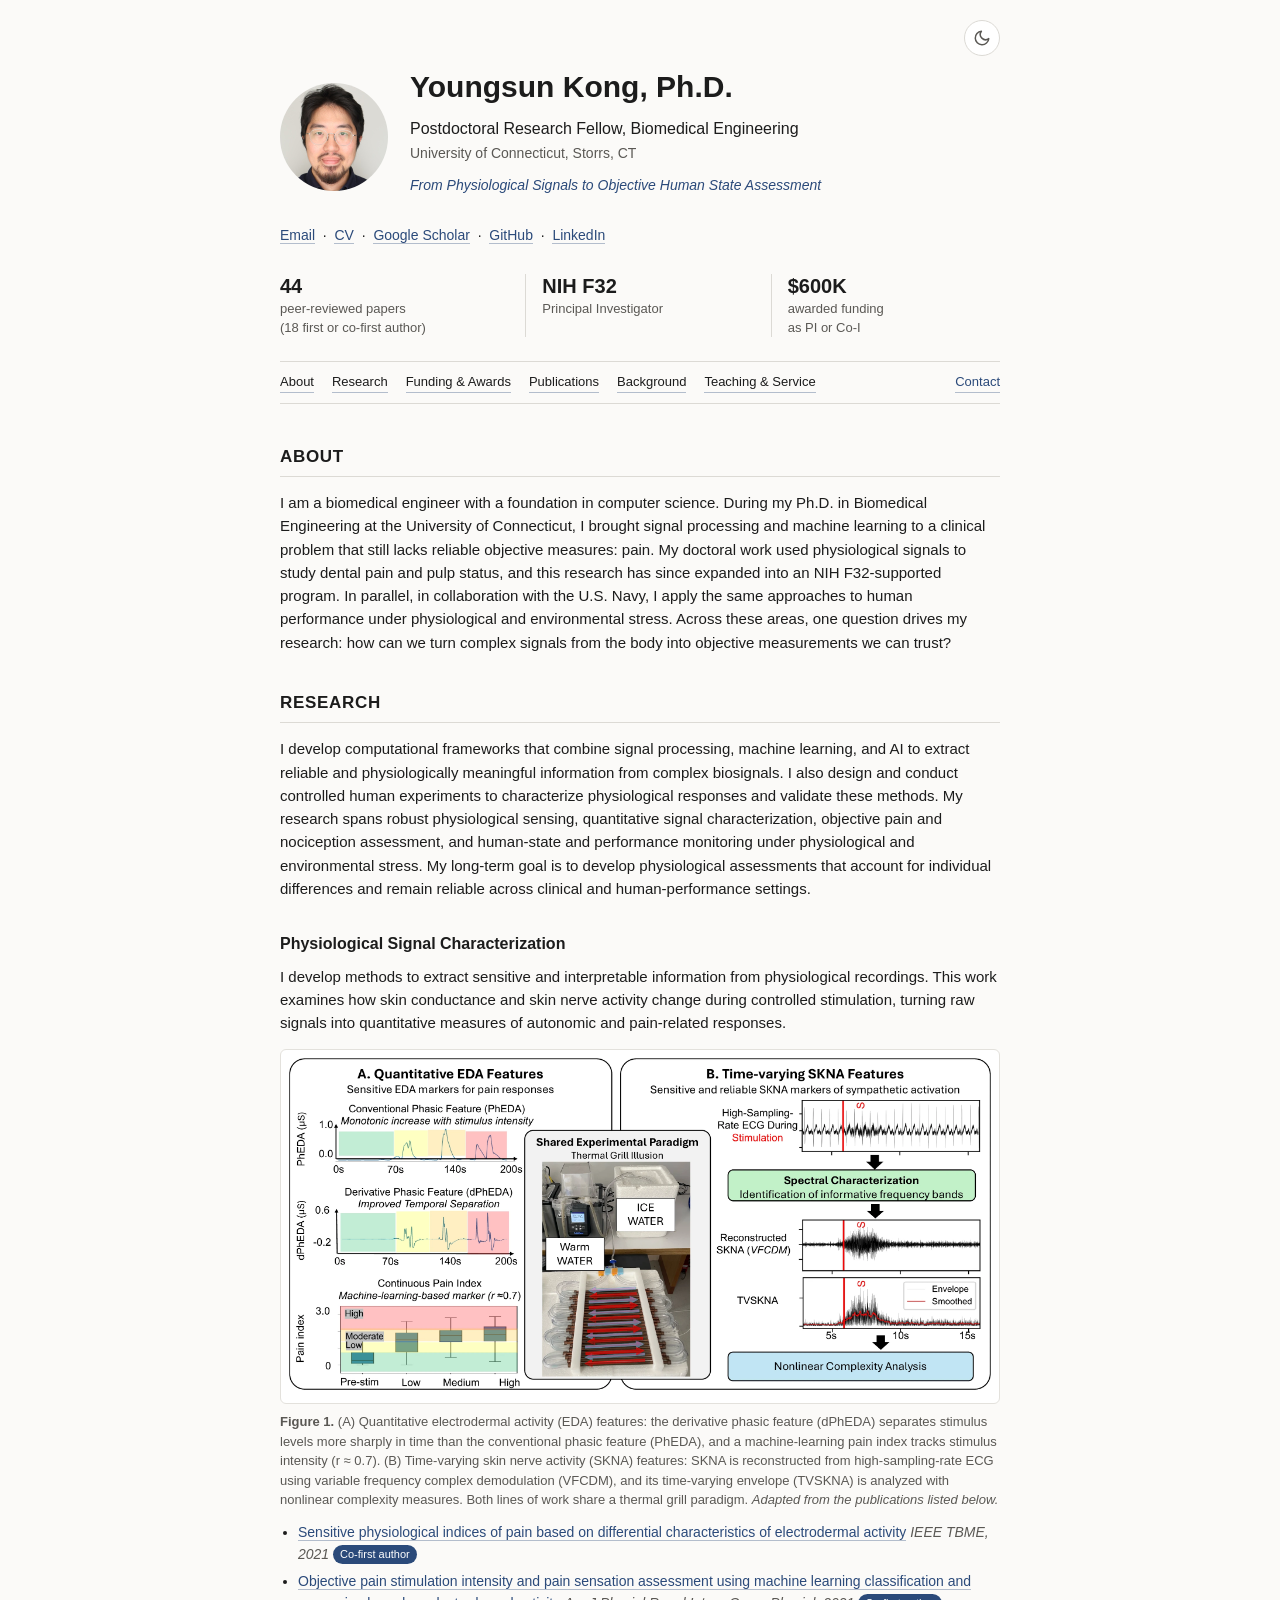
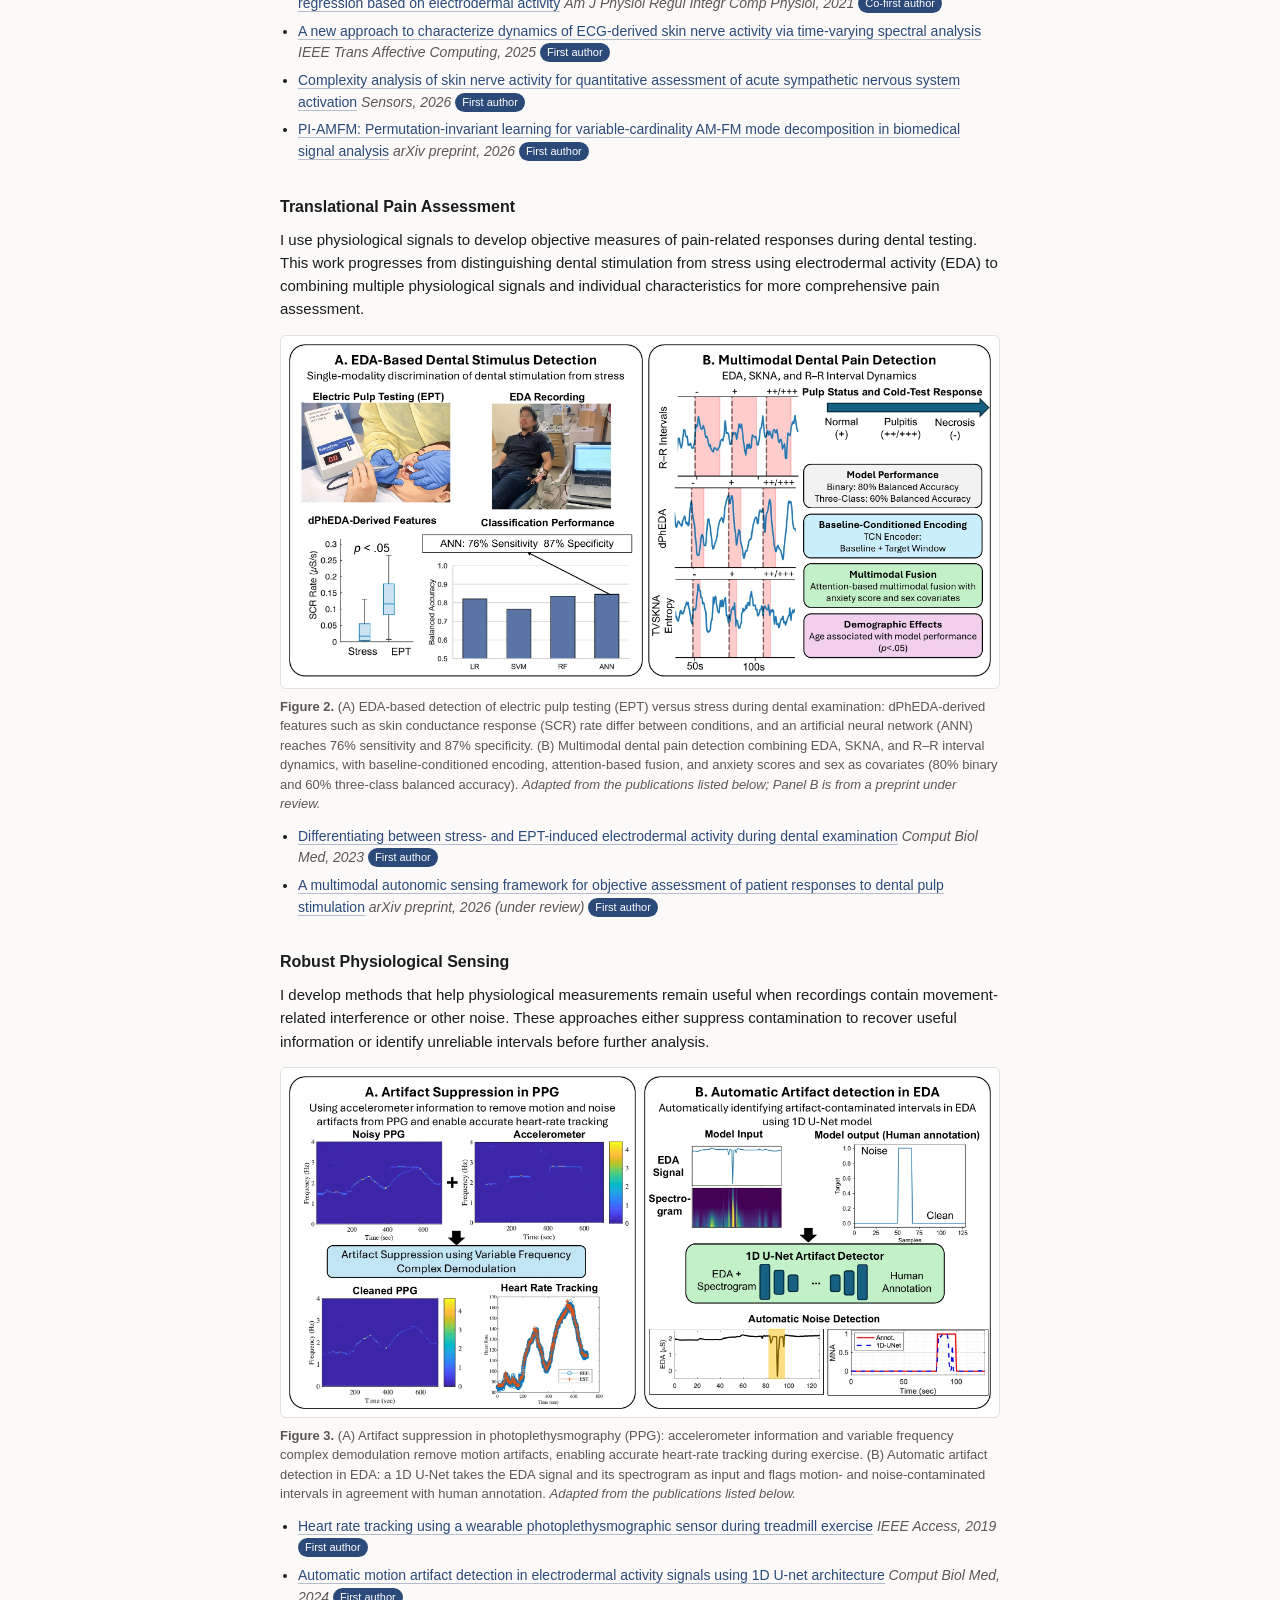
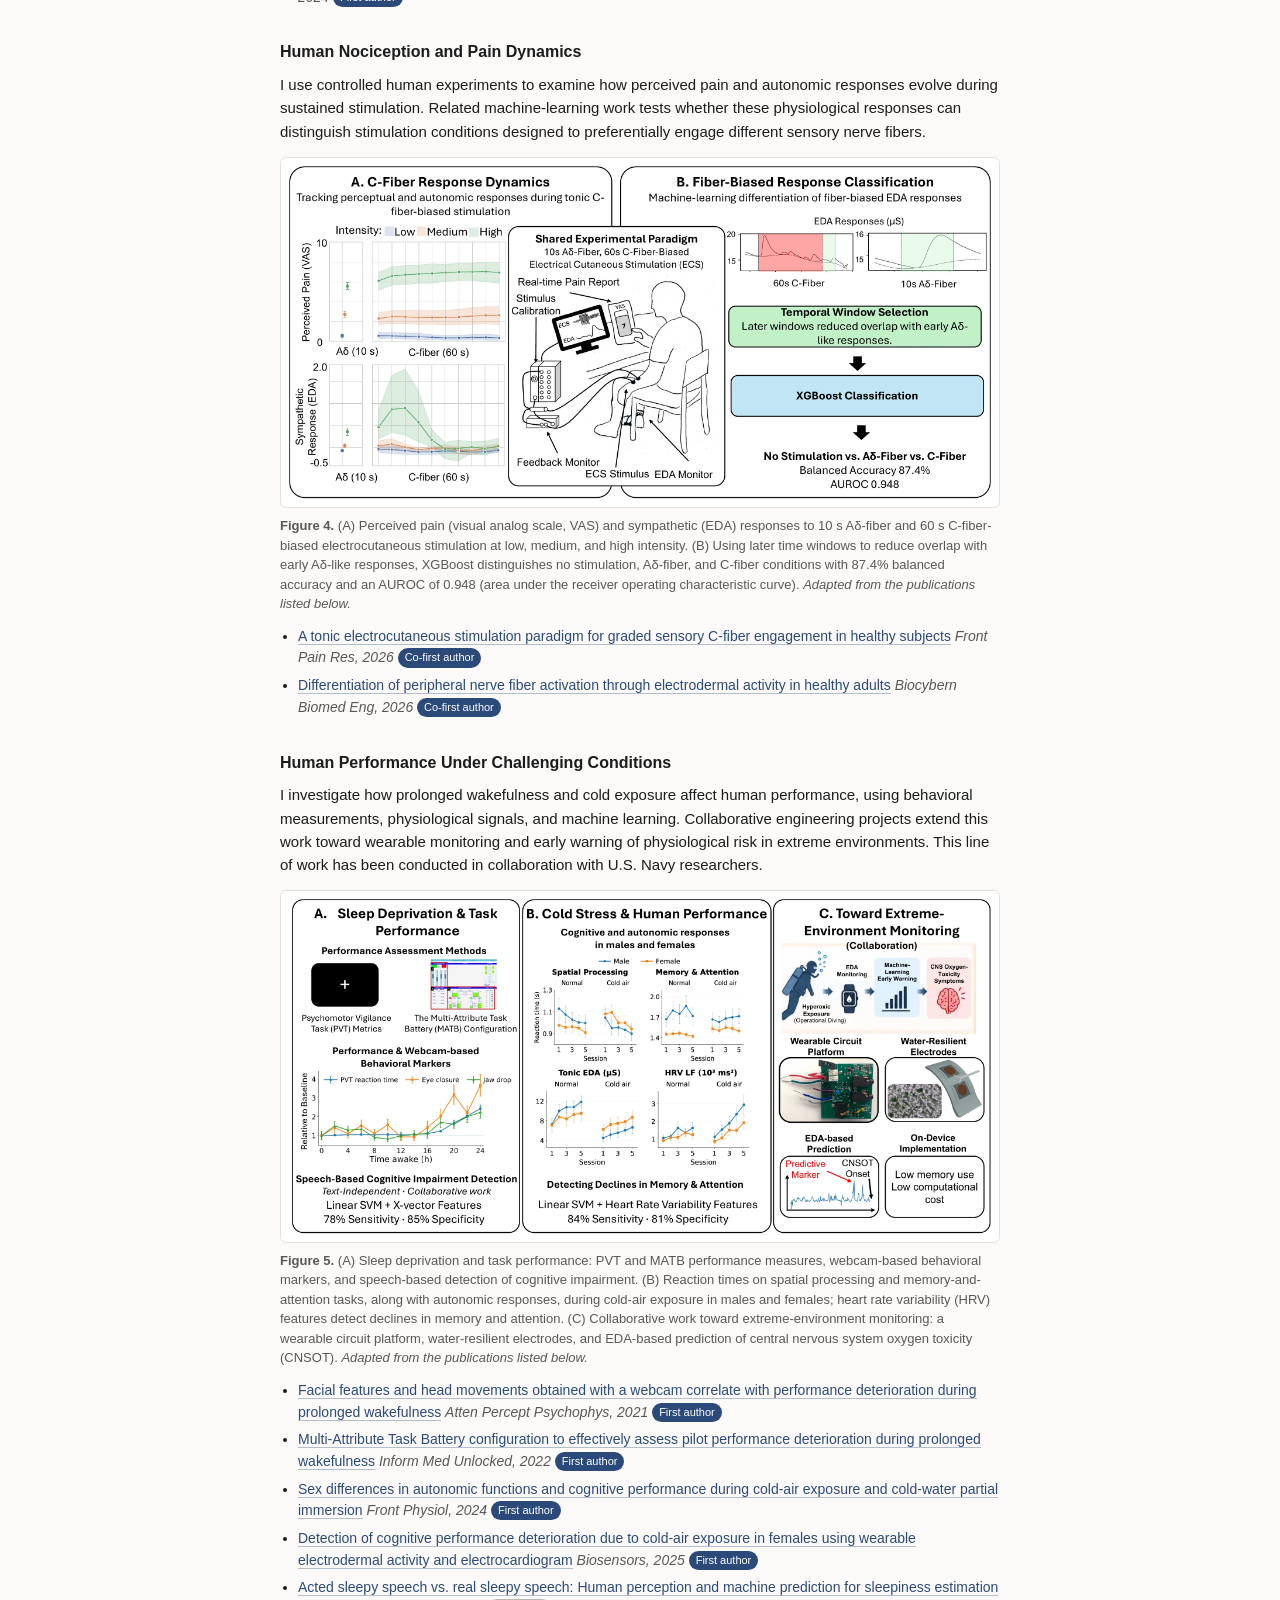
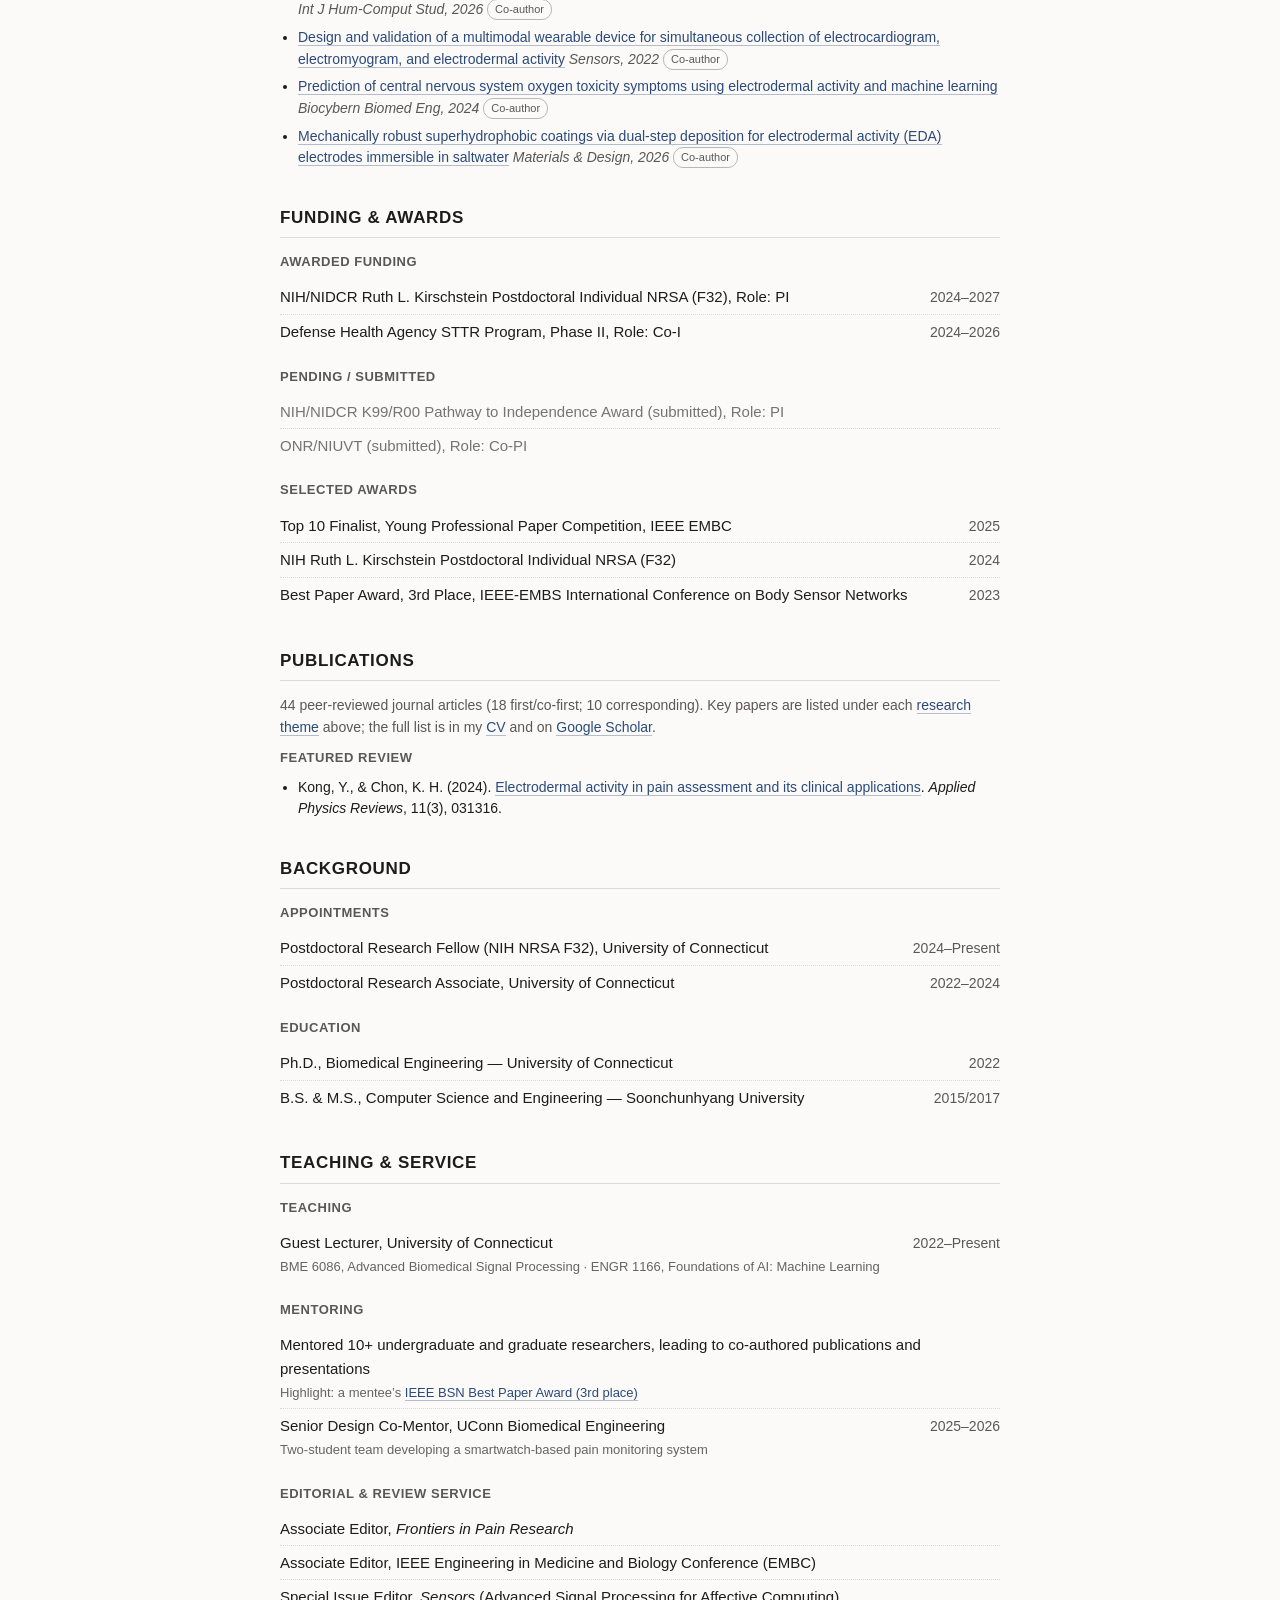
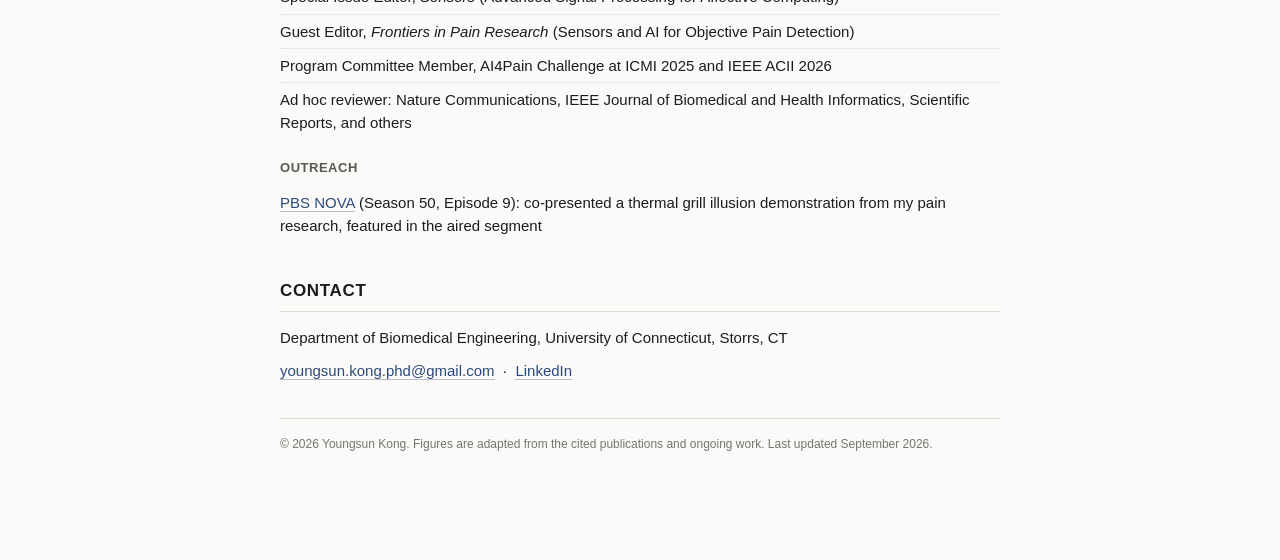
<file: index.html>
<!DOCTYPE html>
<html>
<head>
  <meta charset="UTF-8">
  <meta name="viewport" content="width=device-width, initial-scale=1">
  <meta name="description" content="Youngsun Kong, Ph.D. — Postdoctoral Research Fellow (NIH NRSA F32) in Biomedical Engineering at the University of Connecticut. From physiological signals to objective human state assessment.">
  <meta property="og:type" content="website">
  <meta property="og:url" content="https://ykong-phd.github.io/">
  <meta property="og:title" content="Youngsun Kong, Ph.D.">
  <meta property="og:description" content="Youngsun Kong, Ph.D. — Postdoctoral Research Fellow (NIH NRSA F32) in Biomedical Engineering at the University of Connecticut. From physiological signals to objective human state assessment.">
  <meta property="og:image" content="https://ykong-phd.github.io/images/og-card.png">
  <meta property="og:image:width" content="1200">
  <meta property="og:image:height" content="630">
  <meta property="og:image:alt" content="Youngsun Kong, Ph.D., Postdoctoral Research Fellow, Biomedical Engineering, University of Connecticut">
  <meta name="twitter:card" content="summary_large_image">
  <title>Youngsun Kong, Ph.D.</title>
  <link rel="icon" type="image/jpeg" href="images/headshot.jpg">
  <script>
    try {
      const t = localStorage.getItem('theme');
      if (t === 'light' || t === 'dark') document.documentElement.dataset.theme = t;
    } catch (e) {}
  </script>
  <link rel="stylesheet" href="style.css?v=9">
  <script data-goatcounter="https://yskong224.goatcounter.com/count"
          async src="//gc.zgo.at/count.js"></script>
</head>

<body>

<div class="page">

<button class="theme-toggle" type="button" aria-label="Switch color theme">
  <svg class="icon-moon" viewBox="0 0 24 24" fill="none" stroke="currentColor" stroke-width="2" stroke-linecap="round" stroke-linejoin="round" aria-hidden="true"><path d="M21 12.8A9 9 0 1 1 11.2 3a7 7 0 0 0 9.8 9.8z"/></svg>
  <svg class="icon-sun" viewBox="0 0 24 24" fill="none" stroke="currentColor" stroke-width="2" stroke-linecap="round" aria-hidden="true"><circle cx="12" cy="12" r="4"/><path d="M12 2v2M12 20v2M4.9 4.9l1.4 1.4M17.7 17.7l1.4 1.4M2 12h2M20 12h2M4.9 19.1l1.4-1.4M17.7 6.3l1.4-1.4"/></svg>
</button>

<header class="header">
  <div class="header-top">
    <img src="images/headshot.jpg" alt="Youngsun Kong" class="headshot">
    <div class="header-text">
      <h1>Youngsun Kong, Ph.D.</h1>
      <p class="title">Postdoctoral Research Fellow, Biomedical Engineering</p>
      <p class="affil">University of Connecticut, Storrs, CT</p>
      <p class="tagline">From Physiological Signals to Objective Human State Assessment</p>
    </div>
  </div>

  <p class="contact-line">
    <a class="email" data-user="youngsun.kong.phd" data-domain="gmail.com" data-label="Email">Email</a>
    &nbsp;&middot;&nbsp;
    <a href="CV.pdf" target="_blank" rel="noopener">CV</a>
    &nbsp;&middot;&nbsp;
    <a href="https://scholar.google.com/citations?user=umVnb8oAAAAJ&hl=en&oi=ao" target="_blank" rel="noopener">Google Scholar</a>
    &nbsp;&middot;&nbsp;
    <a href="https://github.com/ykong-phd" target="_blank" rel="noopener">GitHub</a>
    &nbsp;&middot;&nbsp;
    <a href="https://www.linkedin.com/in/youngsun-kong" target="_blank" rel="noopener">LinkedIn</a>
  </p>
</header>

<div class="stats">
  <div class="stat">
    <span class="stat-num">44</span>
    <span class="stat-label">peer-reviewed papers <br>(18 first or <span class="nowrap">co-first</span> author)</span>
  </div>
  <div class="stat">
    <span class="stat-num">NIH F32</span>
    <span class="stat-label">Principal Investigator</span>
  </div>
  <div class="stat">
    <span class="stat-num">$600K</span>
    <span class="stat-label">awarded funding <br>as PI or Co-I</span>
  </div>
</div>

<nav class="toc">
  <a href="#about">About</a>
  <a href="#research">Research</a>
  <a href="#funding">Funding &amp; Awards</a>
  <a href="#publications">Publications</a>
  <a href="#background">Background</a>
  <a href="#service">Teaching &amp; Service</a>
  <a href="#contact" class="toc-contact">Contact</a>
</nav>

<section id="about">
  <h2>About</h2>
  <p>I am a biomedical engineer with a foundation in computer science. During my Ph.D. in Biomedical Engineering at the University of Connecticut, I brought signal processing and machine learning to a clinical problem that still lacks reliable objective measures: pain. My doctoral work used physiological signals to study dental pain and pulp status, and this research has since expanded into an NIH F32-supported program. In parallel, in collaboration with the U.S. Navy, I apply the same approaches to human performance under physiological and environmental stress. Across these areas, one question drives my research: how can we turn complex signals from the body into objective measurements we can trust?</p>
</section>

<section id="research">
  <h2>Research</h2>
  <p>
    I develop computational frameworks that combine signal processing, machine learning, and AI to extract reliable and physiologically meaningful information from complex biosignals. I also design and conduct controlled human experiments to characterize physiological responses and validate these methods. My research spans robust physiological sensing, quantitative signal characterization, objective pain and nociception assessment, and human-state and performance monitoring under physiological and environmental stress. My long-term goal is to develop physiological assessments that account for individual differences and remain reliable across clinical and human-performance settings.
  </p>

  <div class="theme">
    <h3>Physiological Signal Characterization</h3>
    <p>I develop methods to extract sensitive and interpretable information from physiological recordings. This work examines how skin conductance and skin nerve activity change during controlled stimulation, turning raw signals into quantitative measures of autonomic and pain-related responses.</p>
    <figure>
      <a href="images/research-fig1.webp" class="fig-link" target="_blank" rel="noopener"><img src="images/research-fig1.webp" alt="EDA pain features and time-varying skin nerve activity analysis under a thermal grill paradigm" loading="lazy"></a>
      <figcaption><strong>Figure 1.</strong> (A) Quantitative electrodermal activity (EDA) features: the derivative phasic feature (dPhEDA) separates stimulus levels more sharply in time than the conventional phasic feature (PhEDA), and a machine-learning pain index tracks stimulus intensity (r&nbsp;&asymp;&nbsp;0.7). (B) Time-varying skin nerve activity (SKNA) features: SKNA is reconstructed from high-sampling-rate ECG using variable frequency complex demodulation (VFCDM), and its time-varying envelope (TVSKNA) is analyzed with nonlinear complexity measures. Both lines of work share a thermal grill paradigm. <em>Adapted from the publications listed below.</em></figcaption>
    </figure>
    <ul class="paper-list">
      <li><a href="https://doi.org/10.1109/TBME.2021.3065218" target="_blank" rel="noopener">Sensitive physiological indices of pain based on differential characteristics of electrodermal activity</a> <span class="venue">IEEE TBME, 2021</span> <span class="tag tag-first">Co-first author</span></li>
      <li><a href="https://doi.org/10.1152/ajpregu.00094.2021" target="_blank" rel="noopener">Objective pain stimulation intensity and pain sensation assessment using machine learning classification and regression based on electrodermal activity</a> <span class="venue">Am J Physiol Regul Integr Comp Physiol, 2021</span> <span class="tag tag-first">Co-first author</span></li>
      <li><a href="https://doi.org/10.1109/TAFFC.2025.3590517" target="_blank" rel="noopener">A new approach to characterize dynamics of ECG-derived skin nerve activity via time-varying spectral analysis</a> <span class="venue">IEEE Trans Affective Computing, 2025</span> <span class="tag tag-first">First author</span></li>
      <li><a href="https://doi.org/10.3390/s26051611" target="_blank" rel="noopener">Complexity analysis of skin nerve activity for quantitative assessment of acute sympathetic nervous system activation</a> <span class="venue">Sensors, 2026</span> <span class="tag tag-first">First author</span></li>
      <li><a href="https://arxiv.org/abs/2610.00819" target="_blank" rel="noopener">PI-AMFM: Permutation-invariant learning for variable-cardinality AM-FM mode decomposition in biomedical signal analysis</a> <span class="venue">arXiv preprint, 2026</span> <span class="tag tag-first">First author</span></li>
    </ul>
  </div>

  <div class="theme">
    <h3>Translational Pain Assessment</h3>
    <p>I use physiological signals to develop objective measures of pain-related responses during dental testing. This work progresses from distinguishing dental stimulation from stress using electrodermal activity (EDA) to combining multiple physiological signals and individual characteristics for more comprehensive pain assessment.</p>
    <figure>
      <a href="images/research-fig2.webp" class="fig-link" target="_blank" rel="noopener"><img src="images/research-fig2.webp" alt="EDA-based dental stimulus detection and multimodal dental pain detection" loading="lazy"></a>
      <figcaption><strong>Figure 2.</strong> (A) EDA-based detection of electric pulp testing (EPT) versus stress during dental examination: dPhEDA-derived features such as skin conductance response (SCR) rate differ between conditions, and an artificial neural network (ANN) reaches 76% sensitivity and 87% specificity. (B) Multimodal dental pain detection combining EDA, SKNA, and R&ndash;R interval dynamics, with baseline-conditioned encoding, attention-based fusion, and anxiety scores and sex as covariates (80% binary and 60% three-class balanced accuracy). <em>Adapted from the publications listed below; Panel B is from a preprint under review.</em></figcaption>
    </figure>
    <ul class="paper-list">
      <li><a href="https://doi.org/10.1016/j.compbiomed.2023.106695" target="_blank" rel="noopener">Differentiating between stress- and EPT-induced electrodermal activity during dental examination</a> <span class="venue">Comput Biol Med, 2023</span> <span class="tag tag-first">First author</span></li>
      <li><a href="https://arxiv.org/abs/2609.35121" target="_blank" rel="noopener">A multimodal autonomic sensing framework for objective assessment of patient responses to dental pulp stimulation</a> <span class="venue">arXiv preprint, 2026 (under review)</span> <span class="tag tag-first">First author</span></li>
    </ul>
  </div>

  <div class="theme">
    <h3>Robust Physiological Sensing</h3>
    <p>I develop methods that help physiological measurements remain useful when recordings contain movement-related interference or other noise. These approaches either suppress contamination to recover useful information or identify unreliable intervals before further analysis.</p>
    <figure>
      <a href="images/research-fig3.webp" class="fig-link" target="_blank" rel="noopener"><img src="images/research-fig3.webp" alt="PPG motion artifact suppression and 1D U-Net artifact detection in EDA" loading="lazy"></a>
      <figcaption><strong>Figure 3.</strong> (A) Artifact suppression in photoplethysmography (PPG): accelerometer information and variable frequency complex demodulation remove motion artifacts, enabling accurate heart-rate tracking during exercise. (B) Automatic artifact detection in EDA: a 1D U-Net takes the EDA signal and its spectrogram as input and flags motion- and noise-contaminated intervals in agreement with human annotation. <em>Adapted from the publications listed below.</em></figcaption>
    </figure>
    <ul class="paper-list">
      <li><a href="https://doi.org/10.1109/ACCESS.2019.2948107" target="_blank" rel="noopener">Heart rate tracking using a wearable photoplethysmographic sensor during treadmill exercise</a> <span class="venue">IEEE Access, 2019</span> <span class="tag tag-first">First author</span></li>
      <li><a href="https://doi.org/10.1016/j.compbiomed.2024.109139" target="_blank" rel="noopener">Automatic motion artifact detection in electrodermal activity signals using 1D U-net architecture</a> <span class="venue">Comput Biol Med, 2024</span> <span class="tag tag-first">First author</span></li>
    </ul>
  </div>

  <div class="theme">
    <h3>Human Nociception and Pain Dynamics</h3>
    <p>I use controlled human experiments to examine how perceived pain and autonomic responses evolve during sustained stimulation. Related machine-learning work tests whether these physiological responses can distinguish stimulation conditions designed to preferentially engage different sensory nerve fibers.</p>
    <figure>
      <a href="images/research-fig4.webp" class="fig-link" target="_blank" rel="noopener"><img src="images/research-fig4.webp" alt="C-fiber response dynamics and fiber-biased EDA response classification" loading="lazy"></a>
      <figcaption><strong>Figure 4.</strong> (A) Perceived pain (visual analog scale, VAS) and sympathetic (EDA) responses to 10&nbsp;s A&delta;-fiber and 60&nbsp;s C-fiber-biased electrocutaneous stimulation at low, medium, and high intensity. (B) Using later time windows to reduce overlap with early A&delta;-like responses, XGBoost distinguishes no stimulation, A&delta;-fiber, and C-fiber conditions with 87.4% balanced accuracy and an AUROC of 0.948 (area under the receiver operating characteristic curve). <em>Adapted from the publications listed below.</em></figcaption>
    </figure>
    <ul class="paper-list">
      <li><a href="https://doi.org/10.3389/fpain.2026.1779451" target="_blank" rel="noopener">A tonic electrocutaneous stimulation paradigm for graded sensory C-fiber engagement in healthy subjects</a> <span class="venue">Front Pain Res, 2026</span> <span class="tag tag-first">Co-first author</span></li>
      <li><a href="https://doi.org/10.1016/j.bbe.2026.03.001" target="_blank" rel="noopener">Differentiation of peripheral nerve fiber activation through electrodermal activity in healthy adults</a> <span class="venue">Biocybern Biomed Eng, 2026</span> <span class="tag tag-first">Co-first author</span></li>
    </ul>
  </div>

  <div class="theme">
    <h3>Human Performance Under Challenging Conditions</h3>
    <p>I investigate how prolonged wakefulness and cold exposure affect human performance, using behavioral measurements, physiological signals, and machine learning. Collaborative engineering projects extend this work toward wearable monitoring and early warning of physiological risk in extreme environments. This line of work has been conducted in collaboration with U.S. Navy researchers.</p>
    <figure>
      <a href="images/research-fig5.webp" class="fig-link" target="_blank" rel="noopener"><img src="images/research-fig5.webp" alt="Sleep deprivation, cold stress, and extreme-environment monitoring studies" loading="lazy"></a>
      <figcaption><strong>Figure 5.</strong> (A) Sleep deprivation and task performance: PVT and MATB performance measures, webcam-based behavioral markers, and speech-based detection of cognitive impairment. (B) Reaction times on spatial processing and memory-and-attention tasks, along with autonomic responses, during cold-air exposure in males and females; heart rate variability (HRV) features detect declines in memory and attention. (C) Collaborative work toward extreme-environment monitoring: a wearable circuit platform, water-resilient electrodes, and EDA-based prediction of central nervous system oxygen toxicity (CNSOT). <em>Adapted from the publications listed below.</em></figcaption>
    </figure>
    <ul class="paper-list">
      <li><a href="https://doi.org/10.3758/s13414-020-02199-5" target="_blank" rel="noopener">Facial features and head movements obtained with a webcam correlate with performance deterioration during prolonged wakefulness</a> <span class="venue">Atten Percept Psychophys, 2021</span> <span class="tag tag-first">First author</span></li>
      <li><a href="https://doi.org/10.1016/j.imu.2021.100822" target="_blank" rel="noopener">Multi-Attribute Task Battery configuration to effectively assess pilot performance deterioration during prolonged wakefulness</a> <span class="venue">Inform Med Unlocked, 2022</span> <span class="tag tag-first">First author</span></li>
      <li><a href="https://doi.org/10.3389/fphys.2024.1463784" target="_blank" rel="noopener">Sex differences in autonomic functions and cognitive performance during cold-air exposure and cold-water partial immersion</a> <span class="venue">Front Physiol, 2024</span> <span class="tag tag-first">First author</span></li>
      <li><a href="https://doi.org/10.3390/bios15020078" target="_blank" rel="noopener">Detection of cognitive performance deterioration due to cold-air exposure in females using wearable electrodermal activity and electrocardiogram</a> <span class="venue">Biosensors, 2025</span> <span class="tag tag-first">First author</span></li>
      <li><a href="https://doi.org/10.1016/j.ijhcs.2026.103795" target="_blank" rel="noopener">Acted sleepy speech vs. real sleepy speech: Human perception and machine prediction for sleepiness estimation</a> <span class="venue">Int J Hum-Comput Stud, 2026</span> <span class="tag tag-collab">Co-author</span></li>
      <li><a href="https://doi.org/10.3390/s22228851" target="_blank" rel="noopener">Design and validation of a multimodal wearable device for simultaneous collection of electrocardiogram, electromyogram, and electrodermal activity</a> <span class="venue">Sensors, 2022</span> <span class="tag tag-collab">Co-author</span></li>
      <li><a href="https://doi.org/10.1016/j.bbe.2024.03.004" target="_blank" rel="noopener">Prediction of central nervous system oxygen toxicity symptoms using electrodermal activity and machine learning</a> <span class="venue">Biocybern Biomed Eng, 2024</span> <span class="tag tag-collab">Co-author</span></li>
      <li><a href="https://doi.org/10.1016/j.matdes.2026.116359" target="_blank" rel="noopener">Mechanically robust superhydrophobic coatings via dual-step deposition for electrodermal activity (EDA) electrodes immersible in saltwater</a> <span class="venue">Materials &amp; Design, 2026</span> <span class="tag tag-collab">Co-author</span></li>
    </ul>
  </div>
</section>

<section id="funding">
  <h2>Funding &amp; Awards</h2>

  <h3>Awarded Funding</h3>
  <ul class="cv-list">
    <li>
      <span class="cv-main">NIH/NIDCR Ruth L. Kirschstein Postdoctoral Individual NRSA (F32), Role: PI</span>
      <span class="cv-date">2024&ndash;2027</span>
    </li>
    <li>
      <span class="cv-main">Defense Health Agency STTR Program, Phase II, Role: Co-I</span>
      <span class="cv-date">2024&ndash;2026</span>
    </li>
  </ul>

  <h3>Pending / Submitted</h3>
  <ul class="cv-list cv-list-pending">
    <li>
      <span class="cv-main">NIH/NIDCR K99/R00 Pathway to Independence Award (submitted), Role: PI</span>
    </li>
    <li>
      <span class="cv-main">ONR/NIUVT (submitted), Role: Co-PI</span>
    </li>
  </ul>

  <h3>Selected Awards</h3>
  <ul class="cv-list">
    <li>
      <span class="cv-main">Top 10 Finalist, Young Professional Paper Competition, IEEE EMBC</span>
      <span class="cv-date">2025</span>
    </li>
    <li>
      <span class="cv-main">NIH Ruth L. Kirschstein Postdoctoral Individual NRSA (F32)</span>
      <span class="cv-date">2024</span>
    </li>
    <li>
      <span class="cv-main">Best Paper Award, 3rd Place, IEEE-EMBS International Conference on Body Sensor Networks</span>
      <span class="cv-date">2023</span>
    </li>
  </ul>
</section>

<section id="publications">
  <h2>Publications</h2>
  <p class="pub-summary">
    44 peer-reviewed journal articles (18 first/co-first; 10 corresponding). Key papers are listed under each <a href="#research">research theme</a> above; the full list is in my <a href="CV.pdf" target="_blank" rel="noopener">CV</a> and on <a href="https://scholar.google.com/citations?user=umVnb8oAAAAJ&hl=en&oi=ao" target="_blank" rel="noopener">Google Scholar</a>.
  </p>
  <h3>Featured Review</h3>
  <ul class="paper-list">
    <li>Kong, Y., &amp; Chon, K. H. (2024). <a href="https://doi.org/10.1063/5.0200395" target="_blank" rel="noopener">Electrodermal activity in pain assessment and its clinical applications</a>. <em>Applied Physics Reviews</em>, 11(3), 031316.</li>
  </ul>
</section>

<section id="background">
  <h2>Background</h2>

  <h3>Appointments</h3>
  <ul class="cv-list">
    <li>
      <span class="cv-main">Postdoctoral Research Fellow (NIH NRSA F32), University of Connecticut</span>
      <span class="cv-date">2024&ndash;Present</span>
    </li>
    <li>
      <span class="cv-main">Postdoctoral Research Associate, University of Connecticut</span>
      <span class="cv-date">2022&ndash;2024</span>
    </li>
  </ul>

  <h3>Education</h3>
  <ul class="cv-list">
    <li>
      <span class="cv-main">Ph.D., Biomedical Engineering &mdash; University of Connecticut</span>
      <span class="cv-date">2022</span>
    </li>
    <li>
      <span class="cv-main">B.S. &amp; M.S., Computer Science and Engineering &mdash; Soonchunhyang University</span>
      <span class="cv-date">2015/2017</span>
    </li>
  </ul>
</section>

<section id="service">
  <h2>Teaching &amp; Service</h2>

  <h3>Teaching</h3>
  <ul class="cv-list">
    <li>
      <span class="cv-main">Guest Lecturer, University of Connecticut<br>
        <span class="cv-sub">BME 6086, Advanced Biomedical Signal Processing &middot; ENGR 1166, Foundations of AI: Machine Learning</span>
      </span>
      <span class="cv-date">2022&ndash;Present</span>
    </li>
  </ul>

  <h3>Mentoring</h3>
  <ul class="cv-list">
    <li>
      <span class="cv-main">Mentored 10+ undergraduate and graduate researchers, leading to co-authored publications and presentations<br>
        <span class="cv-sub">Highlight: a mentee&rsquo;s <a href="https://bsn.embs.org/2023/" target="_blank" rel="noopener">IEEE BSN Best Paper Award (3rd place)</a></span>
      </span>
    </li>
    <li>
      <span class="cv-main">Senior Design Co-Mentor, UConn Biomedical Engineering<br>
        <span class="cv-sub">Two-student team developing a smartwatch-based pain monitoring system</span>
      </span>
      <span class="cv-date">2025&ndash;2026</span>
    </li>
  </ul>

  <h3>Editorial &amp; Review Service</h3>
  <ul class="cv-list">
    <li><span class="cv-main">Associate Editor, <em>Frontiers in Pain Research</em></span></li>
    <li><span class="cv-main">Associate Editor, IEEE Engineering in Medicine and Biology Conference (EMBC)</span></li>
    <li><span class="cv-main">Special Issue Editor, <em>Sensors</em> (Advanced Signal Processing for Affective Computing)</span></li>
    <li><span class="cv-main">Guest Editor, <em>Frontiers in Pain Research</em> (Sensors and AI for Objective Pain Detection)</span></li>
    <li><span class="cv-main">Program Committee Member, AI4Pain Challenge at ICMI 2025 and IEEE ACII 2026</span></li>
    <li><span class="cv-main">Ad hoc reviewer: Nature Communications, IEEE Journal of Biomedical and Health Informatics, Scientific Reports, and others</span></li>
  </ul>

  <h3>Outreach</h3>
  <ul class="cv-list">
    <li><span class="cv-main"><a href="https://youtu.be/0DHHR5My4l0" target="_blank" rel="noopener">PBS NOVA</a> (Season 50, Episode 9): co-presented a thermal grill illusion demonstration from my pain research, featured in the aired segment</span></li>
  </ul>
</section>

<section id="contact">
  <h2>Contact</h2>
  <p>Department of Biomedical Engineering, University of Connecticut, Storrs, CT</p>
  <p>
    <a class="email" data-user="youngsun.kong.phd" data-domain="gmail.com">youngsun.kong.phd [at] gmail.com</a>
    &nbsp;&middot;&nbsp;
    <a href="https://www.linkedin.com/in/youngsun-kong" target="_blank" rel="noopener">LinkedIn</a>
  </p>
</section>

<footer class="footer">
  <p class="copyright">&copy; 2026 Youngsun Kong. Figures are adapted from the cited publications and ongoing work. Last updated September 2026.</p>
</footer>

</div>

<a href="#" class="to-top" aria-label="Back to top">&uarr;</a>
<script>
  document.querySelectorAll('.email').forEach(a => {
    const addr = a.dataset.user + '@' + a.dataset.domain;
    a.href = 'mailto:' + addr;
    if (!a.dataset.label) a.textContent = addr;
  });
  const root = document.documentElement;
  const toggle = document.querySelector('.theme-toggle');
  const currentTheme = () => root.dataset.theme || 'light';
  function syncToggle() {
    const dark = currentTheme() === 'dark';
    toggle.querySelector('.icon-sun').style.display = dark ? 'block' : 'none';
    toggle.querySelector('.icon-moon').style.display = dark ? 'none' : 'block';
    toggle.setAttribute('aria-label', dark ? 'Switch to light theme' : 'Switch to dark theme');
  }
  toggle.addEventListener('click', () => {
    const next = currentTheme() === 'dark' ? 'light' : 'dark';
    root.dataset.theme = next;
    try { localStorage.setItem('theme', next); } catch (e) {}
    syncToggle();
  });
  syncToggle();

  const toTop = document.querySelector('.to-top');
  const navLinks = [...document.querySelectorAll('.toc a')];
  const sections = navLinks.map(a => document.querySelector(a.getAttribute('href')));
  function onScroll() {
    toTop.classList.toggle('visible', scrollY > 600);
    toggle.classList.toggle('floating', scrollY > 600);
    let current = -1;
    sections.forEach((s, i) => { if (s.getBoundingClientRect().top <= 80) current = i; });
    if (innerHeight + scrollY >= document.body.scrollHeight - 2) current = sections.length - 1;
    navLinks.forEach((a, i) => a.classList.toggle('active', i === current));
  }
  addEventListener('scroll', onScroll, { passive: true });
  onScroll();
</script>

</body>
</html>
</file>
<file: style.css>
/* THEME COLORS */
:root {
  color-scheme: light;
  --bg: #fbfaf8;
  --text: #1c1c1c;
  --muted: #5a5854;
  --subtle: #666460;
  --faint: #767470;
  --border: #dcdad5;
  --border-strong: #b9b7b2;
  --surface: #ffffff;
  --accent: #2b4a7a;
  --accent-line: rgba(43, 74, 122, 0.35);
  --on-accent: #ffffff;
  --fig-border: #e3e1dc;
}

:root[data-theme="dark"] {
  color-scheme: dark;
  --bg: #1a1b1e;
  --text: #e4e2dd;
  --muted: #a8a6a0;
  --subtle: #9a9892;
  --faint: #8a8880;
  --border: #3a3b3f;
  --border-strong: #55565b;
  --surface: #2a2b2f;
  --accent: #7fa8d9;
  --accent-line: rgba(127, 168, 217, 0.35);
  --on-accent: #1a1b1e;
  --fig-border: transparent;
}

body {
  margin: 0;
  font-family: -apple-system, "Segoe UI", Roboto, Arial, sans-serif;
  background: var(--bg);
  color: var(--text);
  line-height: 1.55;
}

img {
  max-width: 100%;
  height: auto;
}

.page {
  position: relative;
  max-width: 720px;
  margin: 0 auto;
  padding: 64px 24px 96px;
}

/* THEME TOGGLE */
.theme-toggle {
  position: absolute;
  top: 20px;
  right: 24px;
  width: 36px;
  height: 36px;
  display: flex;
  align-items: center;
  justify-content: center;
  padding: 0;
  border: 1px solid var(--border);
  border-radius: 50%;
  background: var(--surface);
  color: var(--muted);
  cursor: pointer;
}

.theme-toggle:hover {
  color: var(--accent);
  border-color: var(--border-strong);
}

.theme-toggle svg {
  width: 18px;
  height: 18px;
}

@media (max-width: 700px) {
  .theme-toggle {
    width: 44px;
    height: 44px;
    top: 16px;
    right: 16px;
  }

  .theme-toggle.floating {
    position: fixed;
    top: auto;
    bottom: 72px;
    border-color: var(--border-strong);
    color: var(--text);
    opacity: 0.9;
    z-index: 10;
  }
}

/* HEADER */
.header-top {
  display: flex;
  align-items: center;
  gap: 22px;
  flex-wrap: wrap;
  margin-bottom: 14px;
}

.headshot {
  width: 108px;
  height: 108px;
  border-radius: 50%;
  object-fit: cover;
  flex-shrink: 0;
}

.header-text {
  min-width: 240px;
}

.header h1 {
  font-size: 30px;
  font-weight: 700;
  margin: 0 0 6px;
}

.title {
  font-size: 16px;
  margin: 0 0 2px;
}

.affil {
  font-size: 14px;
  color: var(--muted);
  margin: 0 0 10px;
}

.tagline {
  font-size: 14px;
  font-style: italic;
  color: var(--accent);
  margin: 0 0 14px;
}

.contact-line {
  font-size: 14px;
  margin: 0;
}

/* KEY NUMBERS */
.stats {
  display: grid;
  grid-template-columns: repeat(3, 1fr);
  gap: 16px;
  margin: 28px 0 0;
}

.stat {
  display: flex;
  flex-direction: column;
  gap: 2px;
  padding-left: 16px;
  border-left: 1px solid var(--border);
}

.stat:first-child {
  padding-left: 0;
  border-left: none;
}

.stat-num {
  font-size: 20px;
  font-weight: 700;
  color: var(--text);
  line-height: 1.2;
}

.stat-label {
  font-size: 13px;
  line-height: 1.4;
  color: var(--muted);
}

@media (max-width: 520px) {
  .stats {
    gap: 10px;
  }

  .stat {
    padding-left: 10px;
  }

  .stat:first-child {
    padding-left: 0;
  }

  .stat-num {
    font-size: 17px;
  }

  .stat-label {
    font-size: 11.5px;
  }

  .stat-label br {
    display: none;
  }
}

/* TOC NAV */
html {
  scroll-behavior: smooth;
}

.toc {
  margin: 24px 0 40px;
  padding: 10px 0;
  border-top: 1px solid var(--border);
  border-bottom: 1px solid var(--border);
  font-size: 13px;
  background: var(--bg);
  display: flex;
  flex-wrap: wrap;
  gap: 4px 18px;
}

@media (min-width: 701px) {
  .toc {
    position: sticky;
    top: 0;
    z-index: 10;
  }

  section {
    scroll-margin-top: 56px;
  }
}

.to-top {
  display: none;
}

@media (max-width: 700px) {
  .to-top {
    display: flex;
    align-items: center;
    justify-content: center;
    position: fixed;
    right: 16px;
    bottom: 16px;
    width: 44px;
    height: 44px;
    border-radius: 50%;
    border: 1px solid var(--border-strong);
    background: var(--surface);
    color: var(--text);
    font-size: 20px;
    opacity: 0;
    pointer-events: none;
    transition: opacity 0.2s;
    z-index: 10;
  }

  .to-top.visible {
    opacity: 0.9;
    pointer-events: auto;
  }
}

.toc a {
  color: var(--text);
}

.toc a.toc-contact {
  margin-left: auto;
  color: var(--accent);
}

.toc a.active {
  color: var(--accent);
  border-bottom: 2px solid var(--accent);
}

/* SECTIONS */
section {
  margin-bottom: 36px;
}

h2 {
  font-size: 17px;
  font-weight: 700;
  text-transform: uppercase;
  letter-spacing: 0.04em;
  border-bottom: 1px solid var(--border);
  padding-bottom: 6px;
  margin: 0 0 14px;
}

h3 {
  font-size: 13px;
  font-weight: 700;
  color: var(--muted);
  text-transform: uppercase;
  letter-spacing: 0.04em;
  margin: 18px 0 8px;
}

h3:first-of-type {
  margin-top: 0;
}

p {
  font-size: 15px;
  margin: 0 0 10px;
}

a {
  color: var(--accent);
  text-decoration: none;
  border-bottom: 1px solid var(--accent-line);
}

a:hover {
  border-bottom-color: var(--accent);
}

/* CV LISTS (education, appointments, grants, awards) */
.cv-list {
  list-style: none;
  margin: 0;
  padding: 0;
}

.cv-list li {
  display: flex;
  justify-content: space-between;
  align-items: baseline;
  gap: 16px;
  font-size: 15px;
  padding: 5px 0;
  border-bottom: 1px dotted var(--border);
}

.cv-list li:last-child {
  border-bottom: none;
}

.cv-main {
  flex: 1;
}

.cv-date {
  flex-shrink: 0;
  color: var(--muted);
  font-size: 14px;
  white-space: nowrap;
}

.cv-sub {
  display: inline-block;
  margin-top: 3px;
  color: var(--subtle);
  font-size: 13px;
}

.cv-list-pending .cv-main {
  color: var(--faint);
}

/* RESEARCH THEMES */
.theme {
  margin-top: 32px;
}

.theme h3 {
  font-size: 16px;
  color: var(--text);
  text-transform: none;
  letter-spacing: 0;
  margin: 0 0 8px;
}

.theme figure {
  margin: 14px 0 12px;
}

.fig-link {
  display: block;
  border-bottom: none;
  cursor: zoom-in;
}

.theme figure img {
  display: block;
  width: 100%;
  height: auto;
  background: #fff;
  border: 1px solid var(--fig-border);
  border-radius: 6px;
  padding: 8px;
  box-sizing: border-box;
}

.theme figcaption {
  margin-top: 8px;
  font-size: 13px;
  line-height: 1.5;
  color: var(--muted);
}

.paper-list {
  margin: 0;
  padding-left: 18px;
}

.paper-list li {
  font-size: 14px;
  margin-bottom: 6px;
}

.venue {
  color: var(--muted);
  font-style: italic;
}

.tag {
  display: inline-block;
  font-size: 11px;
  padding: 1px 7px;
  border-radius: 10px;
  white-space: nowrap;
  vertical-align: 1px;
}

.tag-first {
  color: var(--on-accent);
  background: var(--accent);
}

.tag-collab {
  color: var(--muted);
  border: 1px solid var(--border-strong);
}

/* PUBLICATIONS */
.pub-summary {
  color: var(--muted);
  font-size: 14px;
}

/* FOOTER */
.footer {
  border-top: 1px solid var(--border);
  padding-top: 16px;
  font-size: 14px;
  color: var(--muted);
}

.copyright {
  font-size: 12px;
  color: var(--faint);
}

.nowrap {
  white-space: nowrap;
}
</file>
